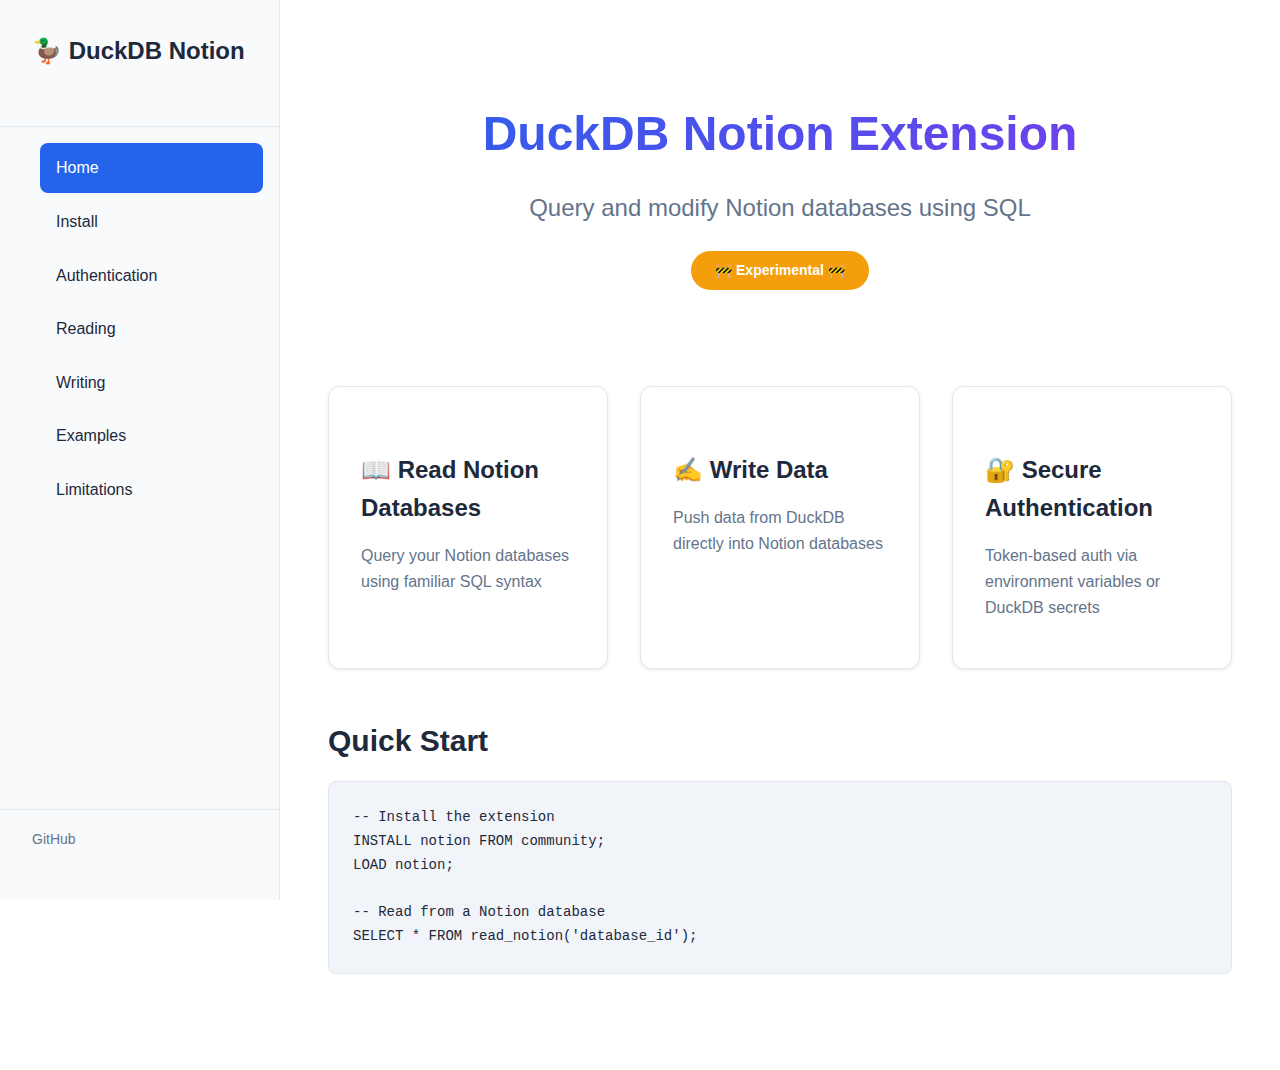
<file: docs/index.html>
<!DOCTYPE html>
<html lang="en">
<head>
    <meta charset="UTF-8">
    <meta name="viewport" content="width=device-width, initial-scale=1.0">
    <title>DuckDB Notion Extension</title>
    <link rel="stylesheet" href="style.css">
</head>
<body>
    <nav class="sidebar">
        <div class="logo">
            <h1>🦆 DuckDB Notion</h1>
        </div>
        <ul class="nav-links">
            <li><a href="#home" class="active">Home</a></li>
            <li><a href="#install">Install</a></li>
            <li><a href="#authentication">Authentication</a></li>
            <li><a href="#reading">Reading</a></li>
            <li><a href="#writing">Writing</a></li>
            <li><a href="#examples">Examples</a></li>
            <li><a href="#limitations">Limitations</a></li>
        </ul>
        <div class="footer">
            <a href="https://github.com/yourusername/duckdb_notion" target="_blank">GitHub</a>
        </div>
    </nav>

    <main class="content">
        <section id="home" class="section active">
            <div class="hero">
                <h1>DuckDB Notion Extension</h1>
                <p class="subtitle">Query and modify Notion databases using SQL</p>
                <div class="status-badge">🚧 Experimental 🚧</div>
            </div>

            <div class="features">
                <div class="feature-card">
                    <h3>📖 Read Notion Databases</h3>
                    <p>Query your Notion databases using familiar SQL syntax</p>
                </div>
                <div class="feature-card">
                    <h3>✍️ Write Data</h3>
                    <p>Push data from DuckDB directly into Notion databases</p>
                </div>
                <div class="feature-card">
                    <h3>🔐 Secure Authentication</h3>
                    <p>Token-based auth via environment variables or DuckDB secrets</p>
                </div>
            </div>

            <div class="quick-start">
                <h2>Quick Start</h2>
                <pre><code>-- Install the extension
INSTALL notion FROM community;
LOAD notion;

-- Read from a Notion database
SELECT * FROM read_notion('database_id');</code></pre>
            </div>
        </section>

        <section id="install" class="section">
            <h1>Installation</h1>

            <h2>From Community Extensions</h2>
            <pre><code>INSTALL notion FROM community;
LOAD notion;</code></pre>

            <h2>Requirements</h2>
            <ul>
                <li>DuckDB version 1.0.0 or higher</li>
                <li>Active Notion integration with API access</li>
            </ul>

            <h2>Building from Source</h2>
            <pre><code>git clone https://github.com/yourusername/duckdb_notion.git
cd duckdb_notion
mkdir build && cd build
cmake ..
make
make install</code></pre>
        </section>

        <section id="authentication" class="section">
            <h1>Authentication</h1>

            <h2>Getting a Notion Integration Token</h2>
            <ol>
                <li>Go to <a href="https://www.notion.so/my-integrations" target="_blank">https://www.notion.so/my-integrations</a></li>
                <li>Click "+ New integration"</li>
                <li>Give it a name and select the capabilities you need</li>
                <li>Copy the "Internal Integration Token"</li>
                <li>Share your database with the integration</li>
            </ol>

            <h2>Method 1: Environment Variable</h2>
            <pre><code>export NOTION_TOKEN="secret_your_token_here"</code></pre>

            <h2>Method 2: DuckDB Secret</h2>
            <pre><code>CREATE SECRET notion_secret (
    TYPE notion,
    token 'secret_your_token_here'
);</code></pre>

            <div class="info-box">
                <strong>Note:</strong> The integration must be explicitly shared with each database you want to access.
            </div>
        </section>

        <section id="reading" class="section">
            <h1>Reading from Notion</h1>

            <h2>Basic Usage</h2>
            <pre><code>-- Using database ID
SELECT * FROM read_notion('abc123def456...');

-- Using full URL
SELECT * FROM read_notion('https://www.notion.so/workspace/abc123...');</code></pre>

            <h2>Supported Property Types</h2>
            <table>
                <thead>
                    <tr>
                        <th>Notion Type</th>
                        <th>DuckDB Type</th>
                        <th>Example</th>
                    </tr>
                </thead>
                <tbody>
                    <tr>
                        <td>Title</td>
                        <td>VARCHAR</td>
                        <td>'My Page Title'</td>
                    </tr>
                    <tr>
                        <td>Rich Text</td>
                        <td>VARCHAR</td>
                        <td>'Some text content'</td>
                    </tr>
                    <tr>
                        <td>Number</td>
                        <td>DOUBLE</td>
                        <td>42.5</td>
                    </tr>
                    <tr>
                        <td>Checkbox</td>
                        <td>BOOLEAN</td>
                        <td>true</td>
                    </tr>
                    <tr>
                        <td>Select</td>
                        <td>VARCHAR</td>
                        <td>'Option A'</td>
                    </tr>
                    <tr>
                        <td>URL</td>
                        <td>VARCHAR</td>
                        <td>'https://example.com'</td>
                    </tr>
                </tbody>
            </table>

            <h2>Filtering and Aggregation</h2>
            <pre><code>-- Count items by status
SELECT status, COUNT(*) as count
FROM read_notion('database_id')
GROUP BY status;

-- Filter active items
SELECT * FROM read_notion('database_id')
WHERE active = true;</code></pre>
        </section>

        <section id="writing" class="section">
            <h1>Writing to Notion</h1>

            <h2>Basic COPY Operation</h2>
            <pre><code>-- Create and populate a table
CREATE TABLE tasks (
    name VARCHAR,
    priority INTEGER,
    completed BOOLEAN
);

INSERT INTO tasks VALUES
    ('Complete documentation', 1, false),
    ('Review code', 2, false),
    ('Deploy to production', 3, false);

-- Copy to Notion
COPY tasks TO 'database_id' (FORMAT notion);</code></pre>

            <h2>Type Mapping</h2>
            <table>
                <thead>
                    <tr>
                        <th>DuckDB Type</th>
                        <th>Notion Type</th>
                        <th>Notes</th>
                    </tr>
                </thead>
                <tbody>
                    <tr>
                        <td>VARCHAR (first column)</td>
                        <td>Title</td>
                        <td>First column becomes title property</td>
                    </tr>
                    <tr>
                        <td>VARCHAR</td>
                        <td>Rich Text</td>
                        <td>Other VARCHAR columns</td>
                    </tr>
                    <tr>
                        <td>INTEGER/BIGINT</td>
                        <td>Number</td>
                        <td>Whole numbers</td>
                    </tr>
                    <tr>
                        <td>DOUBLE/FLOAT</td>
                        <td>Number</td>
                        <td>Decimal numbers</td>
                    </tr>
                    <tr>
                        <td>BOOLEAN</td>
                        <td>Checkbox</td>
                        <td>True/False values</td>
                    </tr>
                </tbody>
            </table>
        </section>

        <section id="examples" class="section">
            <h1>Examples</h1>

            <h2>Example 1: Task Management Analysis</h2>
            <pre><code>-- Load the extension
LOAD notion;

-- Analyze task completion rates
SELECT
    status,
    COUNT(*) as total_tasks,
    SUM(CASE WHEN completed THEN 1 ELSE 0 END) as completed_tasks,
    ROUND(100.0 * SUM(CASE WHEN completed THEN 1 ELSE 0 END) / COUNT(*), 2) as completion_rate
FROM read_notion('your_task_database_id')
GROUP BY status
ORDER BY completion_rate DESC;</code></pre>

            <h2>Example 2: Syncing CSV to Notion</h2>
            <pre><code>-- Import CSV data
CREATE TABLE contacts AS
SELECT * FROM read_csv('contacts.csv');

-- Transform and write to Notion
COPY (
    SELECT
        name,
        email,
        phone,
        CASE WHEN status = 'active' THEN true ELSE false END as is_active
    FROM contacts
) TO 'notion_contacts_db_id' (FORMAT notion);</code></pre>

            <h2>Example 3: Joining Notion with Local Data</h2>
            <pre><code>-- Join Notion database with local analytics
SELECT
    n.project_name,
    n.status,
    a.revenue,
    a.costs,
    (a.revenue - a.costs) as profit
FROM read_notion('projects_db_id') n
LEFT JOIN analytics a ON n.project_id = a.id
WHERE n.status = 'Active'
ORDER BY profit DESC;</code></pre>

            <h2>Example 4: Creating Weekly Reports</h2>
            <pre><code>-- Aggregate weekly data and push to Notion
COPY (
    SELECT
        DATE_TRUNC('week', date) as week,
        SUM(revenue) as total_revenue,
        COUNT(DISTINCT customer_id) as unique_customers,
        AVG(order_value) as avg_order_value
    FROM orders
    WHERE date >= CURRENT_DATE - INTERVAL 30 DAY
    GROUP BY week
) TO 'weekly_reports_db_id' (FORMAT notion);</code></pre>
        </section>

        <section id="limitations" class="section">
            <h1>Limitations</h1>

            <div class="warning-box">
                <h3>⚠️ Current Limitations</h3>
                <ul>
                    <li><strong>JSON Parsing:</strong> Currently uses simplified JSON parsing. Consider using a proper JSON library for production use.</li>
                    <li><strong>Property Types:</strong> Basic property type mapping. Complex types (relations, rollups, formulas) have limited support.</li>
                    <li><strong>Write Operations:</strong> Only creates new pages. Update operations not yet supported.</li>
                    <li><strong>Performance:</strong> Large databases may take time to query due to API rate limits and pagination.</li>
                    <li><strong>Schema Changes:</strong> Schema is detected at bind time. Changes to Notion database structure require reconnection.</li>
                </ul>
            </div>

            <h2>API Rate Limits</h2>
            <p>Notion's API has rate limits. The extension does not currently implement retry logic or rate limit handling.</p>

            <h2>Roadmap</h2>
            <ul>
                <li>Add proper JSON library integration</li>
                <li>Support for complex property types (relations, rollups)</li>
                <li>Implement update operations (PATCH)</li>
                <li>Add filtering and sorting at API level</li>
                <li>Implement retry logic and rate limit handling</li>
                <li>Support for batch operations</li>
            </ul>
        </section>
    </main>

    <script src="script.js"></script>
</body>
</html>
</file>
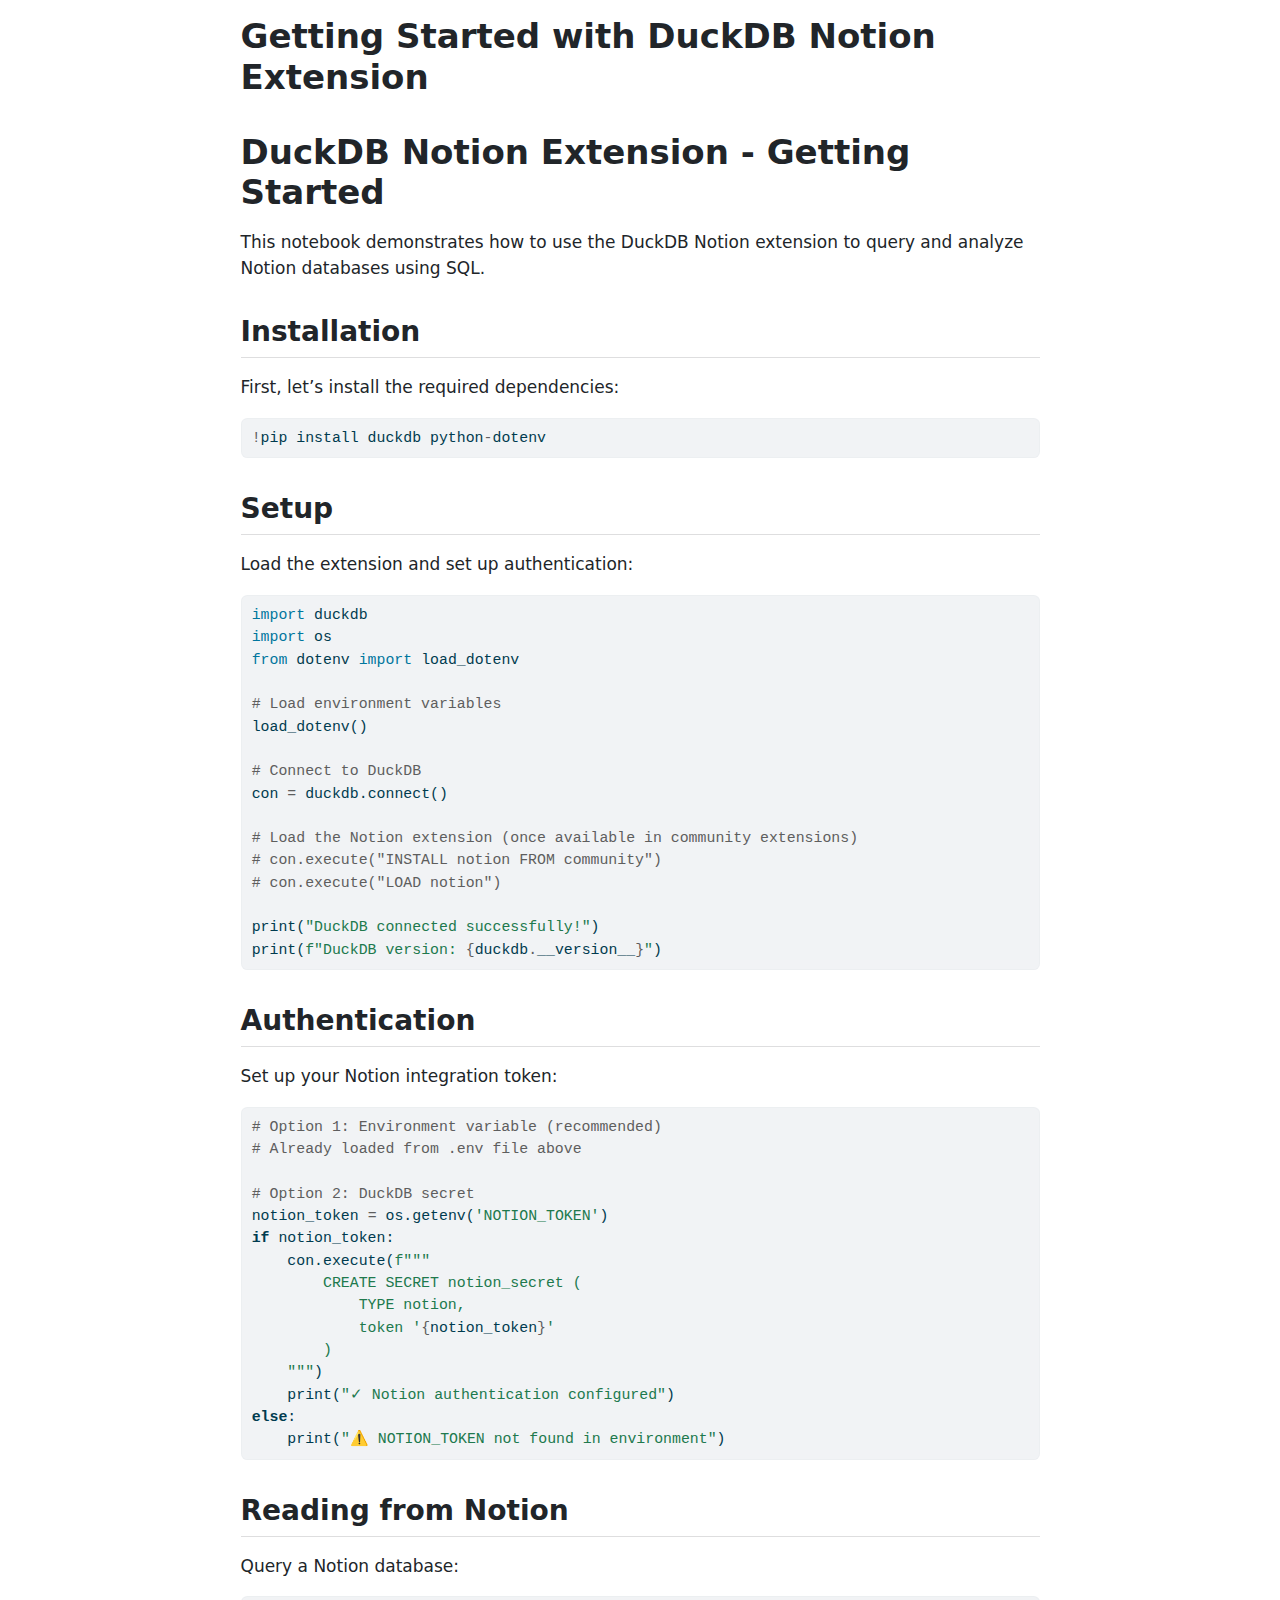
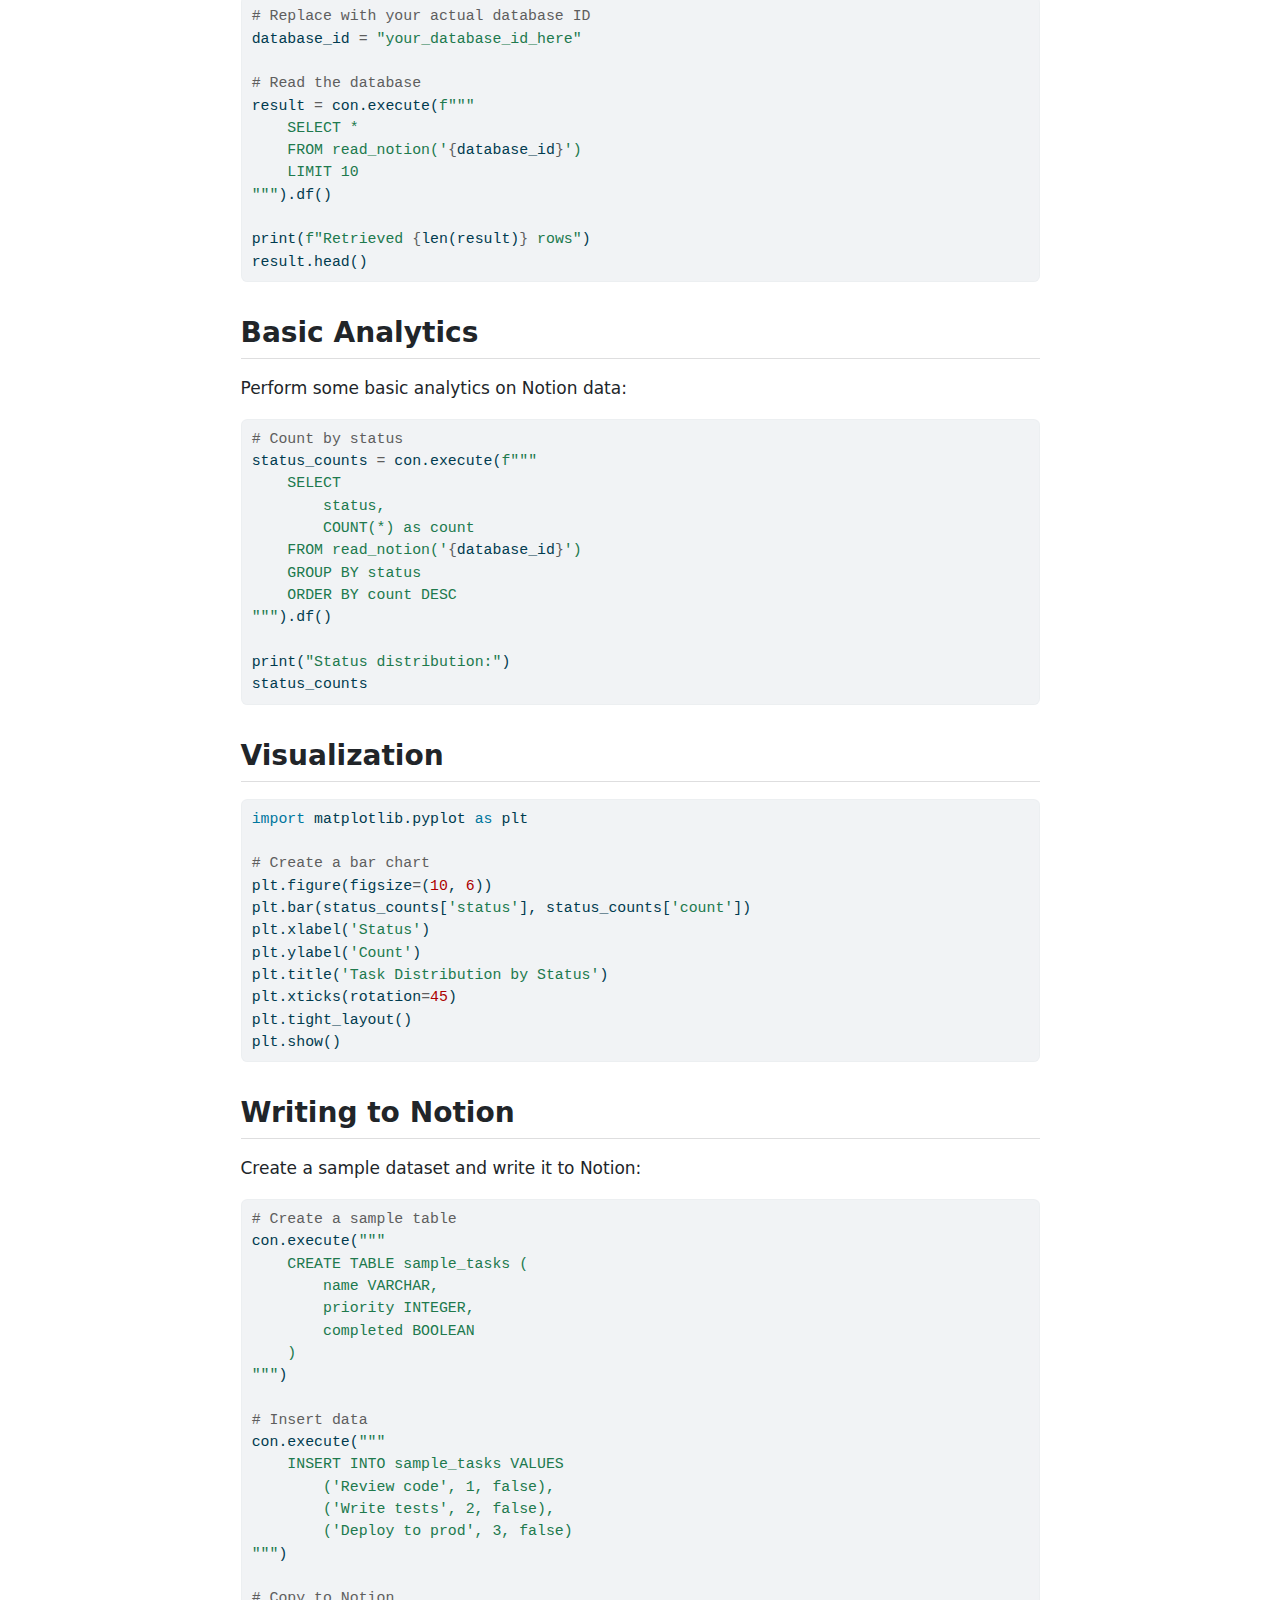
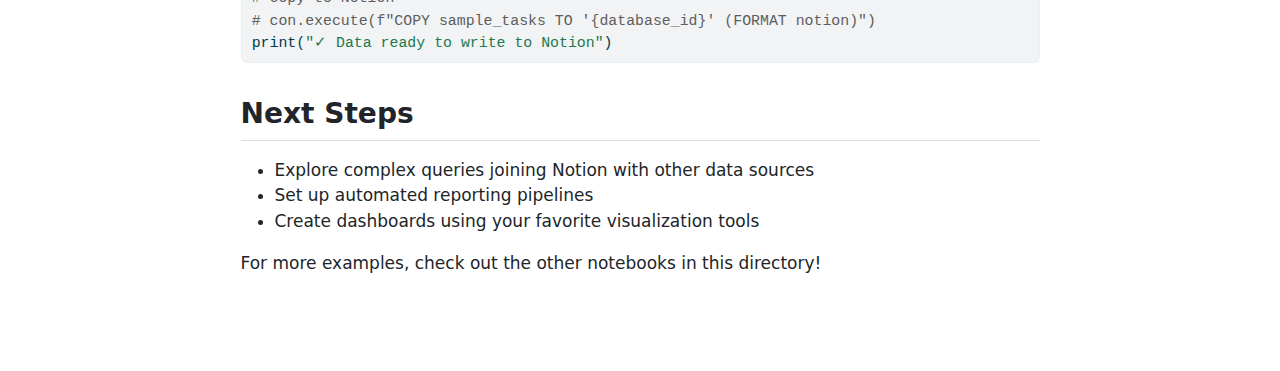
<file: _notebooks/01-getting-started.html>
<!DOCTYPE html>
<html xmlns="http://www.w3.org/1999/xhtml" lang="en" xml:lang="en"><head>

<meta charset="utf-8">
<meta name="generator" content="quarto-1.8.22">

<meta name="viewport" content="width=device-width, initial-scale=1.0, user-scalable=yes">


<title>Getting Started with DuckDB Notion Extension</title>
<style>
code{white-space: pre-wrap;}
span.smallcaps{font-variant: small-caps;}
div.columns{display: flex; gap: min(4vw, 1.5em);}
div.column{flex: auto; overflow-x: auto;}
div.hanging-indent{margin-left: 1.5em; text-indent: -1.5em;}
ul.task-list{list-style: none;}
ul.task-list li input[type="checkbox"] {
  width: 0.8em;
  margin: 0 0.8em 0.2em -1em; /* quarto-specific, see https://github.com/quarto-dev/quarto-cli/issues/4556 */ 
  vertical-align: middle;
}
/* CSS for syntax highlighting */
html { -webkit-text-size-adjust: 100%; }
pre > code.sourceCode { white-space: pre; position: relative; }
pre > code.sourceCode > span { display: inline-block; line-height: 1.25; }
pre > code.sourceCode > span:empty { height: 1.2em; }
.sourceCode { overflow: visible; }
code.sourceCode > span { color: inherit; text-decoration: inherit; }
div.sourceCode { margin: 1em 0; }
pre.sourceCode { margin: 0; }
@media screen {
div.sourceCode { overflow: auto; }
}
@media print {
pre > code.sourceCode { white-space: pre-wrap; }
pre > code.sourceCode > span { text-indent: -5em; padding-left: 5em; }
}
pre.numberSource code
  { counter-reset: source-line 0; }
pre.numberSource code > span
  { position: relative; left: -4em; counter-increment: source-line; }
pre.numberSource code > span > a:first-child::before
  { content: counter(source-line);
    position: relative; left: -1em; text-align: right; vertical-align: baseline;
    border: none; display: inline-block;
    -webkit-touch-callout: none; -webkit-user-select: none;
    -khtml-user-select: none; -moz-user-select: none;
    -ms-user-select: none; user-select: none;
    padding: 0 4px; width: 4em;
  }
pre.numberSource { margin-left: 3em;  padding-left: 4px; }
div.sourceCode
  {   }
@media screen {
pre > code.sourceCode > span > a:first-child::before { text-decoration: underline; }
}
</style>


<script src="01-getting-started_files/libs/clipboard/clipboard.min.js"></script>
<script src="01-getting-started_files/libs/quarto-html/quarto.js" type="module"></script>
<script src="01-getting-started_files/libs/quarto-html/tabsets/tabsets.js" type="module"></script>
<script src="01-getting-started_files/libs/quarto-html/axe/axe-check.js" type="module"></script>
<script src="01-getting-started_files/libs/quarto-html/popper.min.js"></script>
<script src="01-getting-started_files/libs/quarto-html/tippy.umd.min.js"></script>
<script src="01-getting-started_files/libs/quarto-html/anchor.min.js"></script>
<link href="01-getting-started_files/libs/quarto-html/tippy.css" rel="stylesheet">
<link href="01-getting-started_files/libs/quarto-html/quarto-syntax-highlighting-cd7454b418030687c631a6a7286fbe16.css" rel="stylesheet" id="quarto-text-highlighting-styles">
<script src="01-getting-started_files/libs/bootstrap/bootstrap.min.js"></script>
<link href="01-getting-started_files/libs/bootstrap/bootstrap-icons.css" rel="stylesheet">
<link href="01-getting-started_files/libs/bootstrap/bootstrap-9e3ffae467580fdb927a41352e75a2e0.min.css" rel="stylesheet" append-hash="true" id="quarto-bootstrap" data-mode="light">


</head>

<body class="fullcontent quarto-light">

<div id="quarto-content" class="page-columns page-rows-contents page-layout-article">

<main class="content" id="quarto-document-content">

<header id="title-block-header" class="quarto-title-block default">
<div class="quarto-title">
<h1 class="title">Getting Started with DuckDB Notion Extension</h1>
</div>



<div class="quarto-title-meta">

    
  
    
  </div>
  


</header>


<section id="duckdb-notion-extension---getting-started" class="level1">
<h1>DuckDB Notion Extension - Getting Started</h1>
<p>This notebook demonstrates how to use the DuckDB Notion extension to query and analyze Notion databases using SQL.</p>
<section id="installation" class="level2">
<h2 class="anchored" data-anchor-id="installation">Installation</h2>
<p>First, let’s install the required dependencies:</p>
<div id="c3c75b48" class="cell" data-execution_count="1">
<div class="code-copy-outer-scaffold"><div class="sourceCode cell-code" id="cb1"><pre class="sourceCode python code-with-copy"><code class="sourceCode python"><span id="cb1-1"><a href="#cb1-1" aria-hidden="true" tabindex="-1"></a><span class="op">!</span>pip install duckdb python<span class="op">-</span>dotenv</span></code></pre></div><button title="Copy to Clipboard" class="code-copy-button"><i class="bi"></i></button></div>
</div>
</section>
<section id="setup" class="level2">
<h2 class="anchored" data-anchor-id="setup">Setup</h2>
<p>Load the extension and set up authentication:</p>
<div id="86119c2b" class="cell" data-execution_count="2">
<div class="code-copy-outer-scaffold"><div class="sourceCode cell-code" id="cb2"><pre class="sourceCode python code-with-copy"><code class="sourceCode python"><span id="cb2-1"><a href="#cb2-1" aria-hidden="true" tabindex="-1"></a><span class="im">import</span> duckdb</span>
<span id="cb2-2"><a href="#cb2-2" aria-hidden="true" tabindex="-1"></a><span class="im">import</span> os</span>
<span id="cb2-3"><a href="#cb2-3" aria-hidden="true" tabindex="-1"></a><span class="im">from</span> dotenv <span class="im">import</span> load_dotenv</span>
<span id="cb2-4"><a href="#cb2-4" aria-hidden="true" tabindex="-1"></a></span>
<span id="cb2-5"><a href="#cb2-5" aria-hidden="true" tabindex="-1"></a><span class="co"># Load environment variables</span></span>
<span id="cb2-6"><a href="#cb2-6" aria-hidden="true" tabindex="-1"></a>load_dotenv()</span>
<span id="cb2-7"><a href="#cb2-7" aria-hidden="true" tabindex="-1"></a></span>
<span id="cb2-8"><a href="#cb2-8" aria-hidden="true" tabindex="-1"></a><span class="co"># Connect to DuckDB</span></span>
<span id="cb2-9"><a href="#cb2-9" aria-hidden="true" tabindex="-1"></a>con <span class="op">=</span> duckdb.<span class="ex">connect</span>()</span>
<span id="cb2-10"><a href="#cb2-10" aria-hidden="true" tabindex="-1"></a></span>
<span id="cb2-11"><a href="#cb2-11" aria-hidden="true" tabindex="-1"></a><span class="co"># Load the Notion extension (once available in community extensions)</span></span>
<span id="cb2-12"><a href="#cb2-12" aria-hidden="true" tabindex="-1"></a><span class="co"># con.execute("INSTALL notion FROM community")</span></span>
<span id="cb2-13"><a href="#cb2-13" aria-hidden="true" tabindex="-1"></a><span class="co"># con.execute("LOAD notion")</span></span>
<span id="cb2-14"><a href="#cb2-14" aria-hidden="true" tabindex="-1"></a></span>
<span id="cb2-15"><a href="#cb2-15" aria-hidden="true" tabindex="-1"></a><span class="bu">print</span>(<span class="st">"DuckDB connected successfully!"</span>)</span>
<span id="cb2-16"><a href="#cb2-16" aria-hidden="true" tabindex="-1"></a><span class="bu">print</span>(<span class="ss">f"DuckDB version: </span><span class="sc">{</span>duckdb<span class="sc">.</span>__version__<span class="sc">}</span><span class="ss">"</span>)</span></code></pre></div><button title="Copy to Clipboard" class="code-copy-button"><i class="bi"></i></button></div>
</div>
</section>
<section id="authentication" class="level2">
<h2 class="anchored" data-anchor-id="authentication">Authentication</h2>
<p>Set up your Notion integration token:</p>
<div id="473562b2" class="cell" data-execution_count="3">
<div class="code-copy-outer-scaffold"><div class="sourceCode cell-code" id="cb3"><pre class="sourceCode python code-with-copy"><code class="sourceCode python"><span id="cb3-1"><a href="#cb3-1" aria-hidden="true" tabindex="-1"></a><span class="co"># Option 1: Environment variable (recommended)</span></span>
<span id="cb3-2"><a href="#cb3-2" aria-hidden="true" tabindex="-1"></a><span class="co"># Already loaded from .env file above</span></span>
<span id="cb3-3"><a href="#cb3-3" aria-hidden="true" tabindex="-1"></a></span>
<span id="cb3-4"><a href="#cb3-4" aria-hidden="true" tabindex="-1"></a><span class="co"># Option 2: DuckDB secret</span></span>
<span id="cb3-5"><a href="#cb3-5" aria-hidden="true" tabindex="-1"></a>notion_token <span class="op">=</span> os.getenv(<span class="st">'NOTION_TOKEN'</span>)</span>
<span id="cb3-6"><a href="#cb3-6" aria-hidden="true" tabindex="-1"></a><span class="cf">if</span> notion_token:</span>
<span id="cb3-7"><a href="#cb3-7" aria-hidden="true" tabindex="-1"></a>    con.execute(<span class="ss">f"""</span></span>
<span id="cb3-8"><a href="#cb3-8" aria-hidden="true" tabindex="-1"></a><span class="ss">        CREATE SECRET notion_secret (</span></span>
<span id="cb3-9"><a href="#cb3-9" aria-hidden="true" tabindex="-1"></a><span class="ss">            TYPE notion,</span></span>
<span id="cb3-10"><a href="#cb3-10" aria-hidden="true" tabindex="-1"></a><span class="ss">            token '</span><span class="sc">{</span>notion_token<span class="sc">}</span><span class="ss">'</span></span>
<span id="cb3-11"><a href="#cb3-11" aria-hidden="true" tabindex="-1"></a><span class="ss">        )</span></span>
<span id="cb3-12"><a href="#cb3-12" aria-hidden="true" tabindex="-1"></a><span class="ss">    """</span>)</span>
<span id="cb3-13"><a href="#cb3-13" aria-hidden="true" tabindex="-1"></a>    <span class="bu">print</span>(<span class="st">"✓ Notion authentication configured"</span>)</span>
<span id="cb3-14"><a href="#cb3-14" aria-hidden="true" tabindex="-1"></a><span class="cf">else</span>:</span>
<span id="cb3-15"><a href="#cb3-15" aria-hidden="true" tabindex="-1"></a>    <span class="bu">print</span>(<span class="st">"⚠️ NOTION_TOKEN not found in environment"</span>)</span></code></pre></div><button title="Copy to Clipboard" class="code-copy-button"><i class="bi"></i></button></div>
</div>
</section>
<section id="reading-from-notion" class="level2">
<h2 class="anchored" data-anchor-id="reading-from-notion">Reading from Notion</h2>
<p>Query a Notion database:</p>
<div id="2be6efbe" class="cell" data-execution_count="4">
<div class="code-copy-outer-scaffold"><div class="sourceCode cell-code" id="cb4"><pre class="sourceCode python code-with-copy"><code class="sourceCode python"><span id="cb4-1"><a href="#cb4-1" aria-hidden="true" tabindex="-1"></a><span class="co"># Replace with your actual database ID</span></span>
<span id="cb4-2"><a href="#cb4-2" aria-hidden="true" tabindex="-1"></a>database_id <span class="op">=</span> <span class="st">"your_database_id_here"</span></span>
<span id="cb4-3"><a href="#cb4-3" aria-hidden="true" tabindex="-1"></a></span>
<span id="cb4-4"><a href="#cb4-4" aria-hidden="true" tabindex="-1"></a><span class="co"># Read the database</span></span>
<span id="cb4-5"><a href="#cb4-5" aria-hidden="true" tabindex="-1"></a>result <span class="op">=</span> con.execute(<span class="ss">f"""</span></span>
<span id="cb4-6"><a href="#cb4-6" aria-hidden="true" tabindex="-1"></a><span class="ss">    SELECT *</span></span>
<span id="cb4-7"><a href="#cb4-7" aria-hidden="true" tabindex="-1"></a><span class="ss">    FROM read_notion('</span><span class="sc">{</span>database_id<span class="sc">}</span><span class="ss">')</span></span>
<span id="cb4-8"><a href="#cb4-8" aria-hidden="true" tabindex="-1"></a><span class="ss">    LIMIT 10</span></span>
<span id="cb4-9"><a href="#cb4-9" aria-hidden="true" tabindex="-1"></a><span class="ss">"""</span>).df()</span>
<span id="cb4-10"><a href="#cb4-10" aria-hidden="true" tabindex="-1"></a></span>
<span id="cb4-11"><a href="#cb4-11" aria-hidden="true" tabindex="-1"></a><span class="bu">print</span>(<span class="ss">f"Retrieved </span><span class="sc">{</span><span class="bu">len</span>(result)<span class="sc">}</span><span class="ss"> rows"</span>)</span>
<span id="cb4-12"><a href="#cb4-12" aria-hidden="true" tabindex="-1"></a>result.head()</span></code></pre></div><button title="Copy to Clipboard" class="code-copy-button"><i class="bi"></i></button></div>
</div>
</section>
<section id="basic-analytics" class="level2">
<h2 class="anchored" data-anchor-id="basic-analytics">Basic Analytics</h2>
<p>Perform some basic analytics on Notion data:</p>
<div id="14254fc2" class="cell" data-execution_count="5">
<div class="code-copy-outer-scaffold"><div class="sourceCode cell-code" id="cb5"><pre class="sourceCode python code-with-copy"><code class="sourceCode python"><span id="cb5-1"><a href="#cb5-1" aria-hidden="true" tabindex="-1"></a><span class="co"># Count by status</span></span>
<span id="cb5-2"><a href="#cb5-2" aria-hidden="true" tabindex="-1"></a>status_counts <span class="op">=</span> con.execute(<span class="ss">f"""</span></span>
<span id="cb5-3"><a href="#cb5-3" aria-hidden="true" tabindex="-1"></a><span class="ss">    SELECT</span></span>
<span id="cb5-4"><a href="#cb5-4" aria-hidden="true" tabindex="-1"></a><span class="ss">        status,</span></span>
<span id="cb5-5"><a href="#cb5-5" aria-hidden="true" tabindex="-1"></a><span class="ss">        COUNT(*) as count</span></span>
<span id="cb5-6"><a href="#cb5-6" aria-hidden="true" tabindex="-1"></a><span class="ss">    FROM read_notion('</span><span class="sc">{</span>database_id<span class="sc">}</span><span class="ss">')</span></span>
<span id="cb5-7"><a href="#cb5-7" aria-hidden="true" tabindex="-1"></a><span class="ss">    GROUP BY status</span></span>
<span id="cb5-8"><a href="#cb5-8" aria-hidden="true" tabindex="-1"></a><span class="ss">    ORDER BY count DESC</span></span>
<span id="cb5-9"><a href="#cb5-9" aria-hidden="true" tabindex="-1"></a><span class="ss">"""</span>).df()</span>
<span id="cb5-10"><a href="#cb5-10" aria-hidden="true" tabindex="-1"></a></span>
<span id="cb5-11"><a href="#cb5-11" aria-hidden="true" tabindex="-1"></a><span class="bu">print</span>(<span class="st">"Status distribution:"</span>)</span>
<span id="cb5-12"><a href="#cb5-12" aria-hidden="true" tabindex="-1"></a>status_counts</span></code></pre></div><button title="Copy to Clipboard" class="code-copy-button"><i class="bi"></i></button></div>
</div>
</section>
<section id="visualization" class="level2">
<h2 class="anchored" data-anchor-id="visualization">Visualization</h2>
<div id="37bf7a22" class="cell" data-execution_count="6">
<div class="code-copy-outer-scaffold"><div class="sourceCode cell-code" id="cb6"><pre class="sourceCode python code-with-copy"><code class="sourceCode python"><span id="cb6-1"><a href="#cb6-1" aria-hidden="true" tabindex="-1"></a><span class="im">import</span> matplotlib.pyplot <span class="im">as</span> plt</span>
<span id="cb6-2"><a href="#cb6-2" aria-hidden="true" tabindex="-1"></a></span>
<span id="cb6-3"><a href="#cb6-3" aria-hidden="true" tabindex="-1"></a><span class="co"># Create a bar chart</span></span>
<span id="cb6-4"><a href="#cb6-4" aria-hidden="true" tabindex="-1"></a>plt.figure(figsize<span class="op">=</span>(<span class="dv">10</span>, <span class="dv">6</span>))</span>
<span id="cb6-5"><a href="#cb6-5" aria-hidden="true" tabindex="-1"></a>plt.bar(status_counts[<span class="st">'status'</span>], status_counts[<span class="st">'count'</span>])</span>
<span id="cb6-6"><a href="#cb6-6" aria-hidden="true" tabindex="-1"></a>plt.xlabel(<span class="st">'Status'</span>)</span>
<span id="cb6-7"><a href="#cb6-7" aria-hidden="true" tabindex="-1"></a>plt.ylabel(<span class="st">'Count'</span>)</span>
<span id="cb6-8"><a href="#cb6-8" aria-hidden="true" tabindex="-1"></a>plt.title(<span class="st">'Task Distribution by Status'</span>)</span>
<span id="cb6-9"><a href="#cb6-9" aria-hidden="true" tabindex="-1"></a>plt.xticks(rotation<span class="op">=</span><span class="dv">45</span>)</span>
<span id="cb6-10"><a href="#cb6-10" aria-hidden="true" tabindex="-1"></a>plt.tight_layout()</span>
<span id="cb6-11"><a href="#cb6-11" aria-hidden="true" tabindex="-1"></a>plt.show()</span></code></pre></div><button title="Copy to Clipboard" class="code-copy-button"><i class="bi"></i></button></div>
</div>
</section>
<section id="writing-to-notion" class="level2">
<h2 class="anchored" data-anchor-id="writing-to-notion">Writing to Notion</h2>
<p>Create a sample dataset and write it to Notion:</p>
<div id="f0d78976" class="cell" data-execution_count="7">
<div class="code-copy-outer-scaffold"><div class="sourceCode cell-code" id="cb7"><pre class="sourceCode python code-with-copy"><code class="sourceCode python"><span id="cb7-1"><a href="#cb7-1" aria-hidden="true" tabindex="-1"></a><span class="co"># Create a sample table</span></span>
<span id="cb7-2"><a href="#cb7-2" aria-hidden="true" tabindex="-1"></a>con.execute(<span class="st">"""</span></span>
<span id="cb7-3"><a href="#cb7-3" aria-hidden="true" tabindex="-1"></a><span class="st">    CREATE TABLE sample_tasks (</span></span>
<span id="cb7-4"><a href="#cb7-4" aria-hidden="true" tabindex="-1"></a><span class="st">        name VARCHAR,</span></span>
<span id="cb7-5"><a href="#cb7-5" aria-hidden="true" tabindex="-1"></a><span class="st">        priority INTEGER,</span></span>
<span id="cb7-6"><a href="#cb7-6" aria-hidden="true" tabindex="-1"></a><span class="st">        completed BOOLEAN</span></span>
<span id="cb7-7"><a href="#cb7-7" aria-hidden="true" tabindex="-1"></a><span class="st">    )</span></span>
<span id="cb7-8"><a href="#cb7-8" aria-hidden="true" tabindex="-1"></a><span class="st">"""</span>)</span>
<span id="cb7-9"><a href="#cb7-9" aria-hidden="true" tabindex="-1"></a></span>
<span id="cb7-10"><a href="#cb7-10" aria-hidden="true" tabindex="-1"></a><span class="co"># Insert data</span></span>
<span id="cb7-11"><a href="#cb7-11" aria-hidden="true" tabindex="-1"></a>con.execute(<span class="st">"""</span></span>
<span id="cb7-12"><a href="#cb7-12" aria-hidden="true" tabindex="-1"></a><span class="st">    INSERT INTO sample_tasks VALUES</span></span>
<span id="cb7-13"><a href="#cb7-13" aria-hidden="true" tabindex="-1"></a><span class="st">        ('Review code', 1, false),</span></span>
<span id="cb7-14"><a href="#cb7-14" aria-hidden="true" tabindex="-1"></a><span class="st">        ('Write tests', 2, false),</span></span>
<span id="cb7-15"><a href="#cb7-15" aria-hidden="true" tabindex="-1"></a><span class="st">        ('Deploy to prod', 3, false)</span></span>
<span id="cb7-16"><a href="#cb7-16" aria-hidden="true" tabindex="-1"></a><span class="st">"""</span>)</span>
<span id="cb7-17"><a href="#cb7-17" aria-hidden="true" tabindex="-1"></a></span>
<span id="cb7-18"><a href="#cb7-18" aria-hidden="true" tabindex="-1"></a><span class="co"># Copy to Notion</span></span>
<span id="cb7-19"><a href="#cb7-19" aria-hidden="true" tabindex="-1"></a><span class="co"># con.execute(f"COPY sample_tasks TO '{database_id}' (FORMAT notion)")</span></span>
<span id="cb7-20"><a href="#cb7-20" aria-hidden="true" tabindex="-1"></a><span class="bu">print</span>(<span class="st">"✓ Data ready to write to Notion"</span>)</span></code></pre></div><button title="Copy to Clipboard" class="code-copy-button"><i class="bi"></i></button></div>
</div>
</section>
<section id="next-steps" class="level2">
<h2 class="anchored" data-anchor-id="next-steps">Next Steps</h2>
<ul>
<li>Explore complex queries joining Notion with other data sources</li>
<li>Set up automated reporting pipelines</li>
<li>Create dashboards using your favorite visualization tools</li>
</ul>
<p>For more examples, check out the other notebooks in this directory!</p>
</section>
</section>

</main>
<!-- /main column -->
<script id="quarto-html-after-body" type="application/javascript">
  window.document.addEventListener("DOMContentLoaded", function (event) {
    const icon = "";
    const anchorJS = new window.AnchorJS();
    anchorJS.options = {
      placement: 'right',
      icon: icon
    };
    anchorJS.add('.anchored');
    const isCodeAnnotation = (el) => {
      for (const clz of el.classList) {
        if (clz.startsWith('code-annotation-')) {                     
          return true;
        }
      }
      return false;
    }
    const onCopySuccess = function(e) {
      // button target
      const button = e.trigger;
      // don't keep focus
      button.blur();
      // flash "checked"
      button.classList.add('code-copy-button-checked');
      var currentTitle = button.getAttribute("title");
      button.setAttribute("title", "Copied!");
      let tooltip;
      if (window.bootstrap) {
        button.setAttribute("data-bs-toggle", "tooltip");
        button.setAttribute("data-bs-placement", "left");
        button.setAttribute("data-bs-title", "Copied!");
        tooltip = new bootstrap.Tooltip(button, 
          { trigger: "manual", 
            customClass: "code-copy-button-tooltip",
            offset: [0, -8]});
        tooltip.show();    
      }
      setTimeout(function() {
        if (tooltip) {
          tooltip.hide();
          button.removeAttribute("data-bs-title");
          button.removeAttribute("data-bs-toggle");
          button.removeAttribute("data-bs-placement");
        }
        button.setAttribute("title", currentTitle);
        button.classList.remove('code-copy-button-checked');
      }, 1000);
      // clear code selection
      e.clearSelection();
    }
    const getTextToCopy = function(trigger) {
        const codeEl = trigger.previousElementSibling.cloneNode(true);
        for (const childEl of codeEl.children) {
          if (isCodeAnnotation(childEl)) {
            childEl.remove();
          }
        }
        return codeEl.innerText;
    }
    const clipboard = new window.ClipboardJS('.code-copy-button:not([data-in-quarto-modal])', {
      text: getTextToCopy
    });
    clipboard.on('success', onCopySuccess);
    if (window.document.getElementById('quarto-embedded-source-code-modal')) {
      const clipboardModal = new window.ClipboardJS('.code-copy-button[data-in-quarto-modal]', {
        text: getTextToCopy,
        container: window.document.getElementById('quarto-embedded-source-code-modal')
      });
      clipboardModal.on('success', onCopySuccess);
    }
      var localhostRegex = new RegExp(/^(?:http|https):\/\/localhost\:?[0-9]*\//);
      var mailtoRegex = new RegExp(/^mailto:/);
        var filterRegex = new RegExp('/' + window.location.host + '/');
      var isInternal = (href) => {
          return filterRegex.test(href) || localhostRegex.test(href) || mailtoRegex.test(href);
      }
      // Inspect non-navigation links and adorn them if external
     var links = window.document.querySelectorAll('a[href]:not(.nav-link):not(.navbar-brand):not(.toc-action):not(.sidebar-link):not(.sidebar-item-toggle):not(.pagination-link):not(.no-external):not([aria-hidden]):not(.dropdown-item):not(.quarto-navigation-tool):not(.about-link)');
      for (var i=0; i<links.length; i++) {
        const link = links[i];
        if (!isInternal(link.href)) {
          // undo the damage that might have been done by quarto-nav.js in the case of
          // links that we want to consider external
          if (link.dataset.originalHref !== undefined) {
            link.href = link.dataset.originalHref;
          }
        }
      }
    function tippyHover(el, contentFn, onTriggerFn, onUntriggerFn) {
      const config = {
        allowHTML: true,
        maxWidth: 500,
        delay: 100,
        arrow: false,
        appendTo: function(el) {
            return el.parentElement;
        },
        interactive: true,
        interactiveBorder: 10,
        theme: 'quarto',
        placement: 'bottom-start',
      };
      if (contentFn) {
        config.content = contentFn;
      }
      if (onTriggerFn) {
        config.onTrigger = onTriggerFn;
      }
      if (onUntriggerFn) {
        config.onUntrigger = onUntriggerFn;
      }
      window.tippy(el, config); 
    }
    const noterefs = window.document.querySelectorAll('a[role="doc-noteref"]');
    for (var i=0; i<noterefs.length; i++) {
      const ref = noterefs[i];
      tippyHover(ref, function() {
        // use id or data attribute instead here
        let href = ref.getAttribute('data-footnote-href') || ref.getAttribute('href');
        try { href = new URL(href).hash; } catch {}
        const id = href.replace(/^#\/?/, "");
        const note = window.document.getElementById(id);
        if (note) {
          return note.innerHTML;
        } else {
          return "";
        }
      });
    }
    const xrefs = window.document.querySelectorAll('a.quarto-xref');
    const processXRef = (id, note) => {
      // Strip column container classes
      const stripColumnClz = (el) => {
        el.classList.remove("page-full", "page-columns");
        if (el.children) {
          for (const child of el.children) {
            stripColumnClz(child);
          }
        }
      }
      stripColumnClz(note)
      if (id === null || id.startsWith('sec-')) {
        // Special case sections, only their first couple elements
        const container = document.createElement("div");
        if (note.children && note.children.length > 2) {
          container.appendChild(note.children[0].cloneNode(true));
          for (let i = 1; i < note.children.length; i++) {
            const child = note.children[i];
            if (child.tagName === "P" && child.innerText === "") {
              continue;
            } else {
              container.appendChild(child.cloneNode(true));
              break;
            }
          }
          if (window.Quarto?.typesetMath) {
            window.Quarto.typesetMath(container);
          }
          return container.innerHTML
        } else {
          if (window.Quarto?.typesetMath) {
            window.Quarto.typesetMath(note);
          }
          return note.innerHTML;
        }
      } else {
        // Remove any anchor links if they are present
        const anchorLink = note.querySelector('a.anchorjs-link');
        if (anchorLink) {
          anchorLink.remove();
        }
        if (window.Quarto?.typesetMath) {
          window.Quarto.typesetMath(note);
        }
        if (note.classList.contains("callout")) {
          return note.outerHTML;
        } else {
          return note.innerHTML;
        }
      }
    }
    for (var i=0; i<xrefs.length; i++) {
      const xref = xrefs[i];
      tippyHover(xref, undefined, function(instance) {
        instance.disable();
        let url = xref.getAttribute('href');
        let hash = undefined; 
        if (url.startsWith('#')) {
          hash = url;
        } else {
          try { hash = new URL(url).hash; } catch {}
        }
        if (hash) {
          const id = hash.replace(/^#\/?/, "");
          const note = window.document.getElementById(id);
          if (note !== null) {
            try {
              const html = processXRef(id, note.cloneNode(true));
              instance.setContent(html);
            } finally {
              instance.enable();
              instance.show();
            }
          } else {
            // See if we can fetch this
            fetch(url.split('#')[0])
            .then(res => res.text())
            .then(html => {
              const parser = new DOMParser();
              const htmlDoc = parser.parseFromString(html, "text/html");
              const note = htmlDoc.getElementById(id);
              if (note !== null) {
                const html = processXRef(id, note);
                instance.setContent(html);
              } 
            }).finally(() => {
              instance.enable();
              instance.show();
            });
          }
        } else {
          // See if we can fetch a full url (with no hash to target)
          // This is a special case and we should probably do some content thinning / targeting
          fetch(url)
          .then(res => res.text())
          .then(html => {
            const parser = new DOMParser();
            const htmlDoc = parser.parseFromString(html, "text/html");
            const note = htmlDoc.querySelector('main.content');
            if (note !== null) {
              // This should only happen for chapter cross references
              // (since there is no id in the URL)
              // remove the first header
              if (note.children.length > 0 && note.children[0].tagName === "HEADER") {
                note.children[0].remove();
              }
              const html = processXRef(null, note);
              instance.setContent(html);
            } 
          }).finally(() => {
            instance.enable();
            instance.show();
          });
        }
      }, function(instance) {
      });
    }
        let selectedAnnoteEl;
        const selectorForAnnotation = ( cell, annotation) => {
          let cellAttr = 'data-code-cell="' + cell + '"';
          let lineAttr = 'data-code-annotation="' +  annotation + '"';
          const selector = 'span[' + cellAttr + '][' + lineAttr + ']';
          return selector;
        }
        const selectCodeLines = (annoteEl) => {
          const doc = window.document;
          const targetCell = annoteEl.getAttribute("data-target-cell");
          const targetAnnotation = annoteEl.getAttribute("data-target-annotation");
          const annoteSpan = window.document.querySelector(selectorForAnnotation(targetCell, targetAnnotation));
          const lines = annoteSpan.getAttribute("data-code-lines").split(",");
          const lineIds = lines.map((line) => {
            return targetCell + "-" + line;
          })
          let top = null;
          let height = null;
          let parent = null;
          if (lineIds.length > 0) {
              //compute the position of the single el (top and bottom and make a div)
              const el = window.document.getElementById(lineIds[0]);
              top = el.offsetTop;
              height = el.offsetHeight;
              parent = el.parentElement.parentElement;
            if (lineIds.length > 1) {
              const lastEl = window.document.getElementById(lineIds[lineIds.length - 1]);
              const bottom = lastEl.offsetTop + lastEl.offsetHeight;
              height = bottom - top;
            }
            if (top !== null && height !== null && parent !== null) {
              // cook up a div (if necessary) and position it 
              let div = window.document.getElementById("code-annotation-line-highlight");
              if (div === null) {
                div = window.document.createElement("div");
                div.setAttribute("id", "code-annotation-line-highlight");
                div.style.position = 'absolute';
                parent.appendChild(div);
              }
              div.style.top = top - 2 + "px";
              div.style.height = height + 4 + "px";
              div.style.left = 0;
              let gutterDiv = window.document.getElementById("code-annotation-line-highlight-gutter");
              if (gutterDiv === null) {
                gutterDiv = window.document.createElement("div");
                gutterDiv.setAttribute("id", "code-annotation-line-highlight-gutter");
                gutterDiv.style.position = 'absolute';
                const codeCell = window.document.getElementById(targetCell);
                const gutter = codeCell.querySelector('.code-annotation-gutter');
                gutter.appendChild(gutterDiv);
              }
              gutterDiv.style.top = top - 2 + "px";
              gutterDiv.style.height = height + 4 + "px";
            }
            selectedAnnoteEl = annoteEl;
          }
        };
        const unselectCodeLines = () => {
          const elementsIds = ["code-annotation-line-highlight", "code-annotation-line-highlight-gutter"];
          elementsIds.forEach((elId) => {
            const div = window.document.getElementById(elId);
            if (div) {
              div.remove();
            }
          });
          selectedAnnoteEl = undefined;
        };
          // Handle positioning of the toggle
      window.addEventListener(
        "resize",
        throttle(() => {
          elRect = undefined;
          if (selectedAnnoteEl) {
            selectCodeLines(selectedAnnoteEl);
          }
        }, 10)
      );
      function throttle(fn, ms) {
      let throttle = false;
      let timer;
        return (...args) => {
          if(!throttle) { // first call gets through
              fn.apply(this, args);
              throttle = true;
          } else { // all the others get throttled
              if(timer) clearTimeout(timer); // cancel #2
              timer = setTimeout(() => {
                fn.apply(this, args);
                timer = throttle = false;
              }, ms);
          }
        };
      }
        // Attach click handler to the DT
        const annoteDls = window.document.querySelectorAll('dt[data-target-cell]');
        for (const annoteDlNode of annoteDls) {
          annoteDlNode.addEventListener('click', (event) => {
            const clickedEl = event.target;
            if (clickedEl !== selectedAnnoteEl) {
              unselectCodeLines();
              const activeEl = window.document.querySelector('dt[data-target-cell].code-annotation-active');
              if (activeEl) {
                activeEl.classList.remove('code-annotation-active');
              }
              selectCodeLines(clickedEl);
              clickedEl.classList.add('code-annotation-active');
            } else {
              // Unselect the line
              unselectCodeLines();
              clickedEl.classList.remove('code-annotation-active');
            }
          });
        }
    const findCites = (el) => {
      const parentEl = el.parentElement;
      if (parentEl) {
        const cites = parentEl.dataset.cites;
        if (cites) {
          return {
            el,
            cites: cites.split(' ')
          };
        } else {
          return findCites(el.parentElement)
        }
      } else {
        return undefined;
      }
    };
    var bibliorefs = window.document.querySelectorAll('a[role="doc-biblioref"]');
    for (var i=0; i<bibliorefs.length; i++) {
      const ref = bibliorefs[i];
      const citeInfo = findCites(ref);
      if (citeInfo) {
        tippyHover(citeInfo.el, function() {
          var popup = window.document.createElement('div');
          citeInfo.cites.forEach(function(cite) {
            var citeDiv = window.document.createElement('div');
            citeDiv.classList.add('hanging-indent');
            citeDiv.classList.add('csl-entry');
            var biblioDiv = window.document.getElementById('ref-' + cite);
            if (biblioDiv) {
              citeDiv.innerHTML = biblioDiv.innerHTML;
            }
            popup.appendChild(citeDiv);
          });
          return popup.innerHTML;
        });
      }
    }
  });
  </script>
</div> <!-- /content -->




</body></html>
</file>
<file: docs/style.css>
:root {
    --primary-color: #2563eb;
    --primary-hover: #1d4ed8;
    --bg-color: #ffffff;
    --sidebar-bg: #f8fafc;
    --text-color: #1e293b;
    --text-secondary: #64748b;
    --border-color: #e2e8f0;
    --code-bg: #f1f5f9;
    --success-color: #10b981;
    --warning-color: #f59e0b;
    --danger-color: #ef4444;
    --shadow: 0 1px 3px 0 rgb(0 0 0 / 0.1);
}

* {
    margin: 0;
    padding: 0;
    box-sizing: border-box;
}

body {
    font-family: -apple-system, BlinkMacSystemFont, 'Segoe UI', 'Roboto', 'Oxygen',
        'Ubuntu', 'Cantarell', 'Fira Sans', 'Droid Sans', 'Helvetica Neue', sans-serif;
    color: var(--text-color);
    line-height: 1.6;
    display: flex;
    min-height: 100vh;
}

/* Sidebar */
.sidebar {
    width: 280px;
    background: var(--sidebar-bg);
    border-right: 1px solid var(--border-color);
    padding: 2rem 0;
    position: fixed;
    height: 100vh;
    overflow-y: auto;
    display: flex;
    flex-direction: column;
}

.logo {
    padding: 0 2rem 2rem;
    border-bottom: 1px solid var(--border-color);
    margin-bottom: 1rem;
}

.logo h1 {
    font-size: 1.5rem;
    color: var(--text-color);
}

.nav-links {
    list-style: none;
    padding: 0 1rem;
    flex: 1;
}

.nav-links li {
    margin-bottom: 0.25rem;
}

.nav-links a {
    display: block;
    padding: 0.75rem 1rem;
    color: var(--text-color);
    text-decoration: none;
    border-radius: 0.5rem;
    transition: all 0.2s;
}

.nav-links a:hover {
    background: white;
    color: var(--primary-color);
}

.nav-links a.active {
    background: var(--primary-color);
    color: white;
}

.sidebar .footer {
    padding: 1rem 2rem;
    border-top: 1px solid var(--border-color);
}

.sidebar .footer a {
    color: var(--text-secondary);
    text-decoration: none;
    font-size: 0.875rem;
}

.sidebar .footer a:hover {
    color: var(--primary-color);
}

/* Main Content */
.content {
    margin-left: 280px;
    flex: 1;
    padding: 3rem;
    max-width: 1200px;
}

.section {
    display: none;
}

.section.active {
    display: block;
    animation: fadeIn 0.3s;
}

@keyframes fadeIn {
    from {
        opacity: 0;
        transform: translateY(10px);
    }
    to {
        opacity: 1;
        transform: translateY(0);
    }
}

/* Hero Section */
.hero {
    text-align: center;
    padding: 3rem 0;
}

.hero h1 {
    font-size: 3rem;
    margin-bottom: 1rem;
    background: linear-gradient(135deg, var(--primary-color) 0%, #7c3aed 100%);
    -webkit-background-clip: text;
    -webkit-text-fill-color: transparent;
    background-clip: text;
}

.subtitle {
    font-size: 1.5rem;
    color: var(--text-secondary);
    margin-bottom: 1.5rem;
}

.status-badge {
    display: inline-block;
    background: var(--warning-color);
    color: white;
    padding: 0.5rem 1.5rem;
    border-radius: 2rem;
    font-weight: 600;
    font-size: 0.875rem;
}

/* Features */
.features {
    display: grid;
    grid-template-columns: repeat(auto-fit, minmax(250px, 1fr));
    gap: 2rem;
    margin: 3rem 0;
}

.feature-card {
    background: white;
    border: 1px solid var(--border-color);
    border-radius: 0.75rem;
    padding: 2rem;
    box-shadow: var(--shadow);
    transition: transform 0.2s, box-shadow 0.2s;
}

.feature-card:hover {
    transform: translateY(-2px);
    box-shadow: 0 4px 6px -1px rgb(0 0 0 / 0.1);
}

.feature-card h3 {
    margin-bottom: 1rem;
    color: var(--text-color);
}

.feature-card p {
    color: var(--text-secondary);
}

/* Quick Start */
.quick-start {
    margin: 3rem 0;
}

.quick-start h2 {
    margin-bottom: 1rem;
}

/* Typography */
h1 {
    font-size: 2.5rem;
    margin-bottom: 1.5rem;
    color: var(--text-color);
}

h2 {
    font-size: 1.875rem;
    margin-top: 2.5rem;
    margin-bottom: 1rem;
    color: var(--text-color);
}

h3 {
    font-size: 1.5rem;
    margin-top: 2rem;
    margin-bottom: 0.75rem;
    color: var(--text-color);
}

p {
    margin-bottom: 1rem;
    color: var(--text-secondary);
}

/* Code blocks */
pre {
    background: var(--code-bg);
    border: 1px solid var(--border-color);
    border-radius: 0.5rem;
    padding: 1.5rem;
    overflow-x: auto;
    margin: 1rem 0;
}

code {
    font-family: 'Fira Code', 'Consolas', 'Monaco', monospace;
    font-size: 0.875rem;
    line-height: 1.7;
}

/* Lists */
ul, ol {
    margin-left: 1.5rem;
    margin-bottom: 1rem;
}

li {
    margin-bottom: 0.5rem;
    color: var(--text-secondary);
}

/* Tables */
table {
    width: 100%;
    border-collapse: collapse;
    margin: 1.5rem 0;
    background: white;
    border: 1px solid var(--border-color);
    border-radius: 0.5rem;
    overflow: hidden;
}

thead {
    background: var(--sidebar-bg);
}

th {
    padding: 1rem;
    text-align: left;
    font-weight: 600;
    color: var(--text-color);
    border-bottom: 1px solid var(--border-color);
}

td {
    padding: 1rem;
    border-bottom: 1px solid var(--border-color);
    color: var(--text-secondary);
}

tbody tr:last-child td {
    border-bottom: none;
}

tbody tr:hover {
    background: var(--sidebar-bg);
}

/* Info boxes */
.info-box {
    background: #dbeafe;
    border-left: 4px solid var(--primary-color);
    padding: 1rem 1.5rem;
    margin: 1.5rem 0;
    border-radius: 0.25rem;
}

.warning-box {
    background: #fef3c7;
    border-left: 4px solid var(--warning-color);
    padding: 1rem 1.5rem;
    margin: 1.5rem 0;
    border-radius: 0.25rem;
}

.warning-box h3 {
    margin-top: 0;
    color: #92400e;
}

.warning-box ul {
    margin-bottom: 0;
}

.warning-box li {
    color: #78350f;
}

/* Links */
a {
    color: var(--primary-color);
    text-decoration: none;
}

a:hover {
    text-decoration: underline;
}

/* Responsive */
@media (max-width: 768px) {
    body {
        flex-direction: column;
    }

    .sidebar {
        width: 100%;
        height: auto;
        position: static;
        border-right: none;
        border-bottom: 1px solid var(--border-color);
    }

    .content {
        margin-left: 0;
        padding: 2rem 1.5rem;
    }

    .hero h1 {
        font-size: 2rem;
    }

    .subtitle {
        font-size: 1.125rem;
    }

    .features {
        grid-template-columns: 1fr;
    }
}
</file>
<file: _notebooks/01-getting-started_files/libs/quarto-html/tippy.css>
.tippy-box[data-animation=fade][data-state=hidden]{opacity:0}[data-tippy-root]{max-width:calc(100vw - 10px)}.tippy-box{position:relative;background-color:#333;color:#fff;border-radius:4px;font-size:14px;line-height:1.4;white-space:normal;outline:0;transition-property:transform,visibility,opacity}.tippy-box[data-placement^=top]>.tippy-arrow{bottom:0}.tippy-box[data-placement^=top]>.tippy-arrow:before{bottom:-7px;left:0;border-width:8px 8px 0;border-top-color:initial;transform-origin:center top}.tippy-box[data-placement^=bottom]>.tippy-arrow{top:0}.tippy-box[data-placement^=bottom]>.tippy-arrow:before{top:-7px;left:0;border-width:0 8px 8px;border-bottom-color:initial;transform-origin:center bottom}.tippy-box[data-placement^=left]>.tippy-arrow{right:0}.tippy-box[data-placement^=left]>.tippy-arrow:before{border-width:8px 0 8px 8px;border-left-color:initial;right:-7px;transform-origin:center left}.tippy-box[data-placement^=right]>.tippy-arrow{left:0}.tippy-box[data-placement^=right]>.tippy-arrow:before{left:-7px;border-width:8px 8px 8px 0;border-right-color:initial;transform-origin:center right}.tippy-box[data-inertia][data-state=visible]{transition-timing-function:cubic-bezier(.54,1.5,.38,1.11)}.tippy-arrow{width:16px;height:16px;color:#333}.tippy-arrow:before{content:"";position:absolute;border-color:transparent;border-style:solid}.tippy-content{position:relative;padding:5px 9px;z-index:1}
</file>
<file: _notebooks/01-getting-started_files/libs/quarto-html/quarto-syntax-highlighting-cd7454b418030687c631a6a7286fbe16.css>
/* quarto syntax highlight colors */
:root {
  --quarto-hl-ot-color: #003B4F;
  --quarto-hl-at-color: #657422;
  --quarto-hl-ss-color: #20794D;
  --quarto-hl-an-color: #5E5E5E;
  --quarto-hl-fu-color: #4758AB;
  --quarto-hl-st-color: #20794D;
  --quarto-hl-cf-color: #003B4F;
  --quarto-hl-op-color: #5E5E5E;
  --quarto-hl-er-color: #AD0000;
  --quarto-hl-bn-color: #AD0000;
  --quarto-hl-al-color: #AD0000;
  --quarto-hl-va-color: #111111;
  --quarto-hl-bu-color: inherit;
  --quarto-hl-ex-color: inherit;
  --quarto-hl-pp-color: #AD0000;
  --quarto-hl-in-color: #5E5E5E;
  --quarto-hl-vs-color: #20794D;
  --quarto-hl-wa-color: #5E5E5E;
  --quarto-hl-do-color: #5E5E5E;
  --quarto-hl-im-color: #00769E;
  --quarto-hl-ch-color: #20794D;
  --quarto-hl-dt-color: #AD0000;
  --quarto-hl-fl-color: #AD0000;
  --quarto-hl-co-color: #5E5E5E;
  --quarto-hl-cv-color: #5E5E5E;
  --quarto-hl-cn-color: #8f5902;
  --quarto-hl-sc-color: #5E5E5E;
  --quarto-hl-dv-color: #AD0000;
  --quarto-hl-kw-color: #003B4F;
}

/* other quarto variables */
:root {
  --quarto-font-monospace: SFMono-Regular, Menlo, Monaco, Consolas, "Liberation Mono", "Courier New", monospace;
}

/* syntax highlight based on Pandoc's rules */
pre > code.sourceCode > span {
  color: #003B4F;
}

code.sourceCode > span {
  color: #003B4F;
}

div.sourceCode,
div.sourceCode pre.sourceCode {
  color: #003B4F;
}

/* Normal */
code span {
  color: #003B4F;
}

/* Alert */
code span.al {
  color: #AD0000;
  font-style: inherit;
}

/* Annotation */
code span.an {
  color: #5E5E5E;
  font-style: inherit;
}

/* Attribute */
code span.at {
  color: #657422;
  font-style: inherit;
}

/* BaseN */
code span.bn {
  color: #AD0000;
  font-style: inherit;
}

/* BuiltIn */
code span.bu {
  font-style: inherit;
}

/* ControlFlow */
code span.cf {
  color: #003B4F;
  font-weight: bold;
  font-style: inherit;
}

/* Char */
code span.ch {
  color: #20794D;
  font-style: inherit;
}

/* Constant */
code span.cn {
  color: #8f5902;
  font-style: inherit;
}

/* Comment */
code span.co {
  color: #5E5E5E;
  font-style: inherit;
}

/* CommentVar */
code span.cv {
  color: #5E5E5E;
  font-style: italic;
}

/* Documentation */
code span.do {
  color: #5E5E5E;
  font-style: italic;
}

/* DataType */
code span.dt {
  color: #AD0000;
  font-style: inherit;
}

/* DecVal */
code span.dv {
  color: #AD0000;
  font-style: inherit;
}

/* Error */
code span.er {
  color: #AD0000;
  font-style: inherit;
}

/* Extension */
code span.ex {
  font-style: inherit;
}

/* Float */
code span.fl {
  color: #AD0000;
  font-style: inherit;
}

/* Function */
code span.fu {
  color: #4758AB;
  font-style: inherit;
}

/* Import */
code span.im {
  color: #00769E;
  font-style: inherit;
}

/* Information */
code span.in {
  color: #5E5E5E;
  font-style: inherit;
}

/* Keyword */
code span.kw {
  color: #003B4F;
  font-weight: bold;
  font-style: inherit;
}

/* Operator */
code span.op {
  color: #5E5E5E;
  font-style: inherit;
}

/* Other */
code span.ot {
  color: #003B4F;
  font-style: inherit;
}

/* Preprocessor */
code span.pp {
  color: #AD0000;
  font-style: inherit;
}

/* SpecialChar */
code span.sc {
  color: #5E5E5E;
  font-style: inherit;
}

/* SpecialString */
code span.ss {
  color: #20794D;
  font-style: inherit;
}

/* String */
code span.st {
  color: #20794D;
  font-style: inherit;
}

/* Variable */
code span.va {
  color: #111111;
  font-style: inherit;
}

/* VerbatimString */
code span.vs {
  color: #20794D;
  font-style: inherit;
}

/* Warning */
code span.wa {
  color: #5E5E5E;
  font-style: italic;
}

.prevent-inlining {
  content: "</";
}

/*# sourceMappingURL=cc7404ab61391eed0f58b5c97bfcf92b.css.map */
</file>
